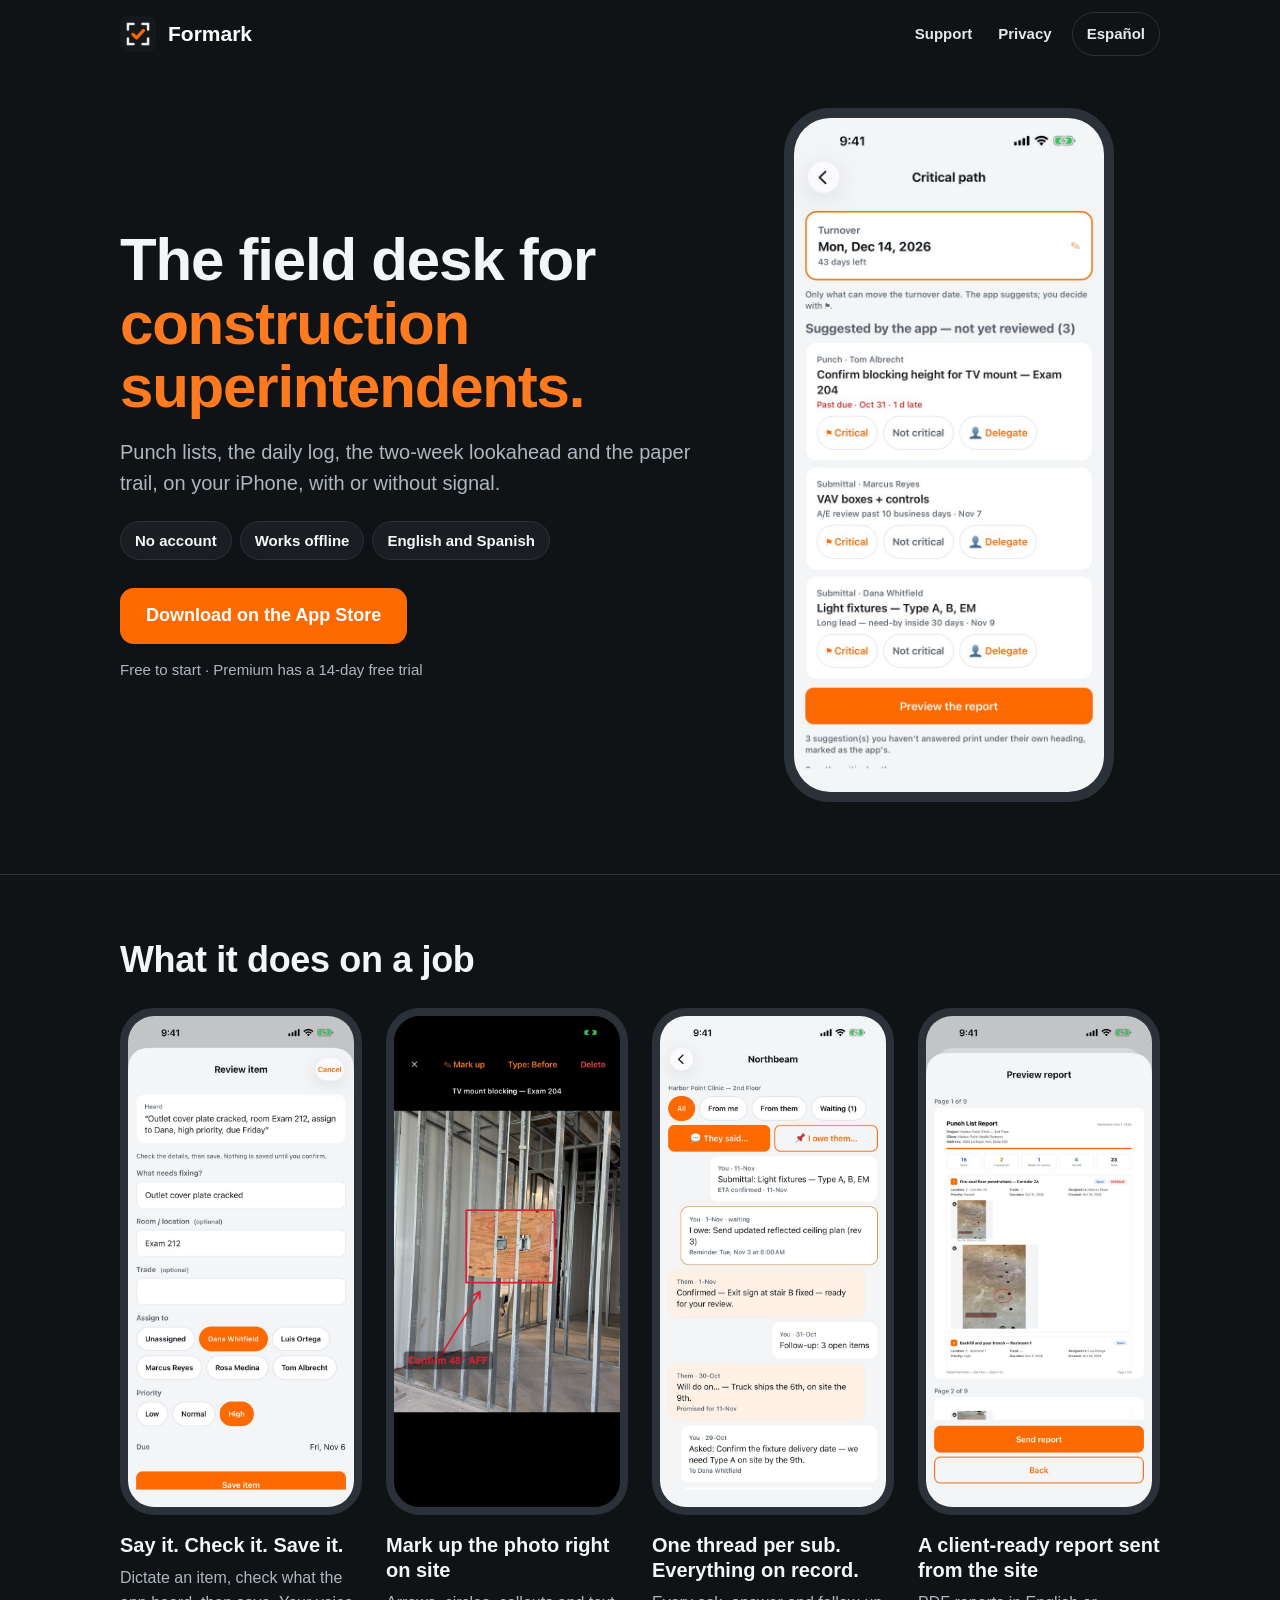
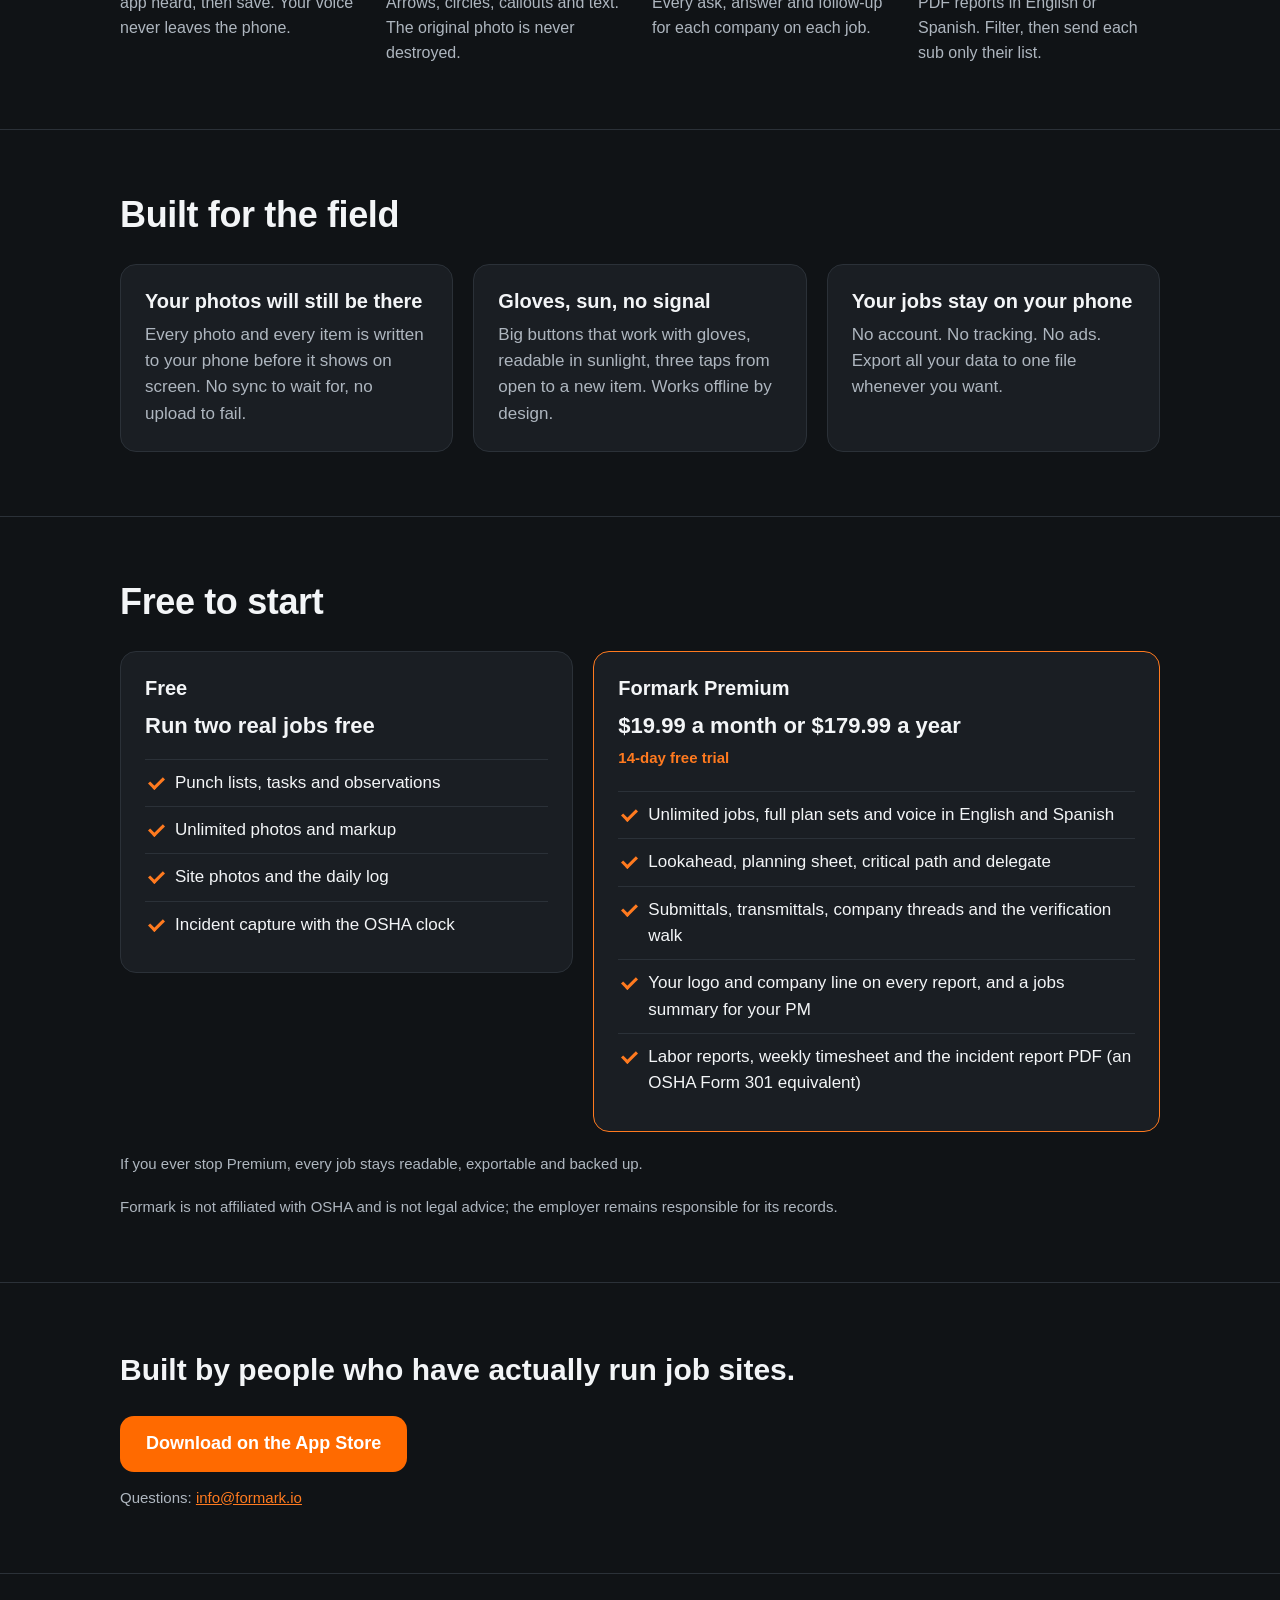
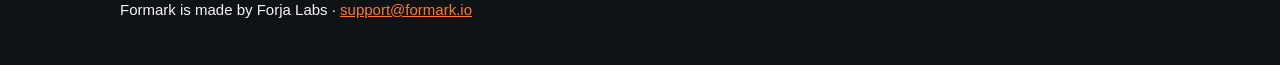
<file: index.html>
<!doctype html>
<html lang="en"><head><meta charset="utf-8"><meta name="viewport" content="width=device-width,initial-scale=1">
<title>Formark — field desk for construction superintendents</title><meta name="description" content="Punch lists, daily log, lookahead and the paper trail for construction superintendents. Works offline. English and Spanish.">
<link rel="icon" href="/icon.png"><link rel="canonical" href="https://formark.io/">
<link rel="alternate" hreflang="en" href="https://formark.io/"><link rel="alternate" hreflang="es" href="https://formark.io/es/">
<meta name="color-scheme" content="dark"><style>
:root{--bg:#101316;--surface:#1A1E23;--raised:#23282E;--text:#F3F5F7;--muted:#AEB6BF;--line:#2B3138;--brand:#FF7A1F;--brandfill:#FF6A00}
*{box-sizing:border-box}
html{-webkit-text-size-adjust:100%}
body{margin:0;background:var(--bg);color:var(--text);font:17px/1.55 -apple-system,BlinkMacSystemFont,"Segoe UI",Roboto,Helvetica,Arial,sans-serif}
a{color:var(--brand)}
.wrap{max-width:1080px;margin:0 auto;padding:0 20px}
header .wrap{display:flex;align-items:center;gap:12px;min-height:68px}
header img{width:36px;height:36px;border-radius:8px}
header .name{color:#fff;text-decoration:none;font-weight:800;font-size:21px}
nav{margin-left:auto;display:flex;gap:6px;flex-wrap:wrap;align-items:center}
nav a{font-weight:600;font-size:15px;color:#E6E9EC;text-decoration:none;padding:13px 10px}
nav a.lang{border:1px solid var(--line);border-radius:999px;padding:9px 14px;margin-left:4px}
h1{font-size:clamp(34px,6.2vw,60px);line-height:1.06;font-weight:800;letter-spacing:-.02em;margin:0 0 18px}
h1 span{color:var(--brand);display:block}
h2{font-size:clamp(26px,3.6vw,36px);line-height:1.15;font-weight:800;letter-spacing:-.01em;margin:0 0 28px}
h3{font-size:20px;line-height:1.25;font-weight:800;margin:0 0 8px}
p{margin:0}
.muted{color:var(--muted)}
.hero .wrap{display:grid;grid-template-columns:1.15fr .85fr;gap:48px;align-items:center;padding-top:40px;padding-bottom:72px}
.lead{font-size:20px;color:var(--muted);max-width:34em}
.chips{display:flex;flex-wrap:wrap;gap:8px;margin:22px 0 28px;padding:0;list-style:none}
.chips li{border:1px solid var(--line);background:var(--surface);border-radius:999px;padding:7px 14px;font-size:15px;font-weight:600}
.cta{display:inline-flex;align-items:center;justify-content:center;min-height:56px;padding:0 26px;border-radius:14px;background:var(--brandfill);color:#fff;font-weight:800;font-size:18px;text-decoration:none}
.cta.soon{background:var(--raised);color:var(--text);border:1px solid var(--line)}
.under{margin-top:14px;font-size:15px;color:var(--muted)}
.phone{border:10px solid #2B3138;border-radius:46px;overflow:hidden;background:#000;line-height:0}
.phone img{width:100%;height:auto;display:block}
.hero .phone{max-width:330px;margin:0 auto}
section{padding:64px 0;border-top:1px solid var(--line)}
.shots{display:grid;grid-template-columns:repeat(4,1fr);gap:24px}
.shot .phone{border-width:8px;border-radius:34px;margin-bottom:18px}
.shot p{font-size:16px;color:var(--muted)}
.cols{display:grid;grid-template-columns:repeat(3,1fr);gap:20px}
.card{background:var(--surface);border:1px solid var(--line);border-radius:16px;padding:24px}
.card p{color:var(--muted)}
.plans{display:grid;grid-template-columns:1fr 1.25fr;gap:20px;align-items:start}
.plan .price{font-size:22px;font-weight:800;margin:4px 0 2px;color:var(--text)}
.plan.premium{border-color:var(--brand)}
.plan .tag{display:inline-block;color:var(--brand);font-weight:700;font-size:15px;margin-bottom:6px}
.plan ul{margin:16px 0 0;padding:0;list-style:none}
.plan li{padding:10px 0 10px 30px;border-top:1px solid var(--line);position:relative}
.plan li:before{content:"";position:absolute;left:4px;top:17px;width:12px;height:6px;border-left:3px solid var(--brand);border-bottom:3px solid var(--brand);transform:rotate(-45deg)}
.note{margin-top:20px;color:var(--muted);font-size:15px}
.closing{font-size:clamp(22px,3vw,30px);font-weight:800;margin-bottom:22px}
footer{border-top:1px solid var(--line);padding:24px 0 44px;font-size:15px;color:var(--text)}
@media (max-width:860px){
 .hero .wrap{grid-template-columns:1fr;gap:36px;padding-top:20px;padding-bottom:52px}
 .hero .phone{max-width:270px}
 .shots{grid-template-columns:1fr 1fr;gap:28px 16px}
 .cols,.plans{grid-template-columns:1fr}
 section{padding:48px 0}
 .lead{font-size:18px}
 .cta{width:100%}
 header .wrap{gap:8px;padding:0 14px}
 header .name{font-size:19px}
 nav{gap:0}
 nav a{font-size:14px;padding:13px 7px}
 nav a.lang{padding:8px 11px;margin-left:2px}
}
</style></head>
<body>
<header><div class="wrap"><img src="/icon.png" alt=""><a class="name" href="/">Formark</a>
<nav><a href="/support/">Support</a><a href="/privacy/">Privacy</a><a class="lang" href="/es/" lang="es">Español</a></nav></div></header>
<main>
<div class="hero"><div class="wrap">
<div><h1>The field desk for <span>construction superintendents.</span></h1>
<p class="lead">Punch lists, the daily log, the two-week lookahead and the paper trail, on your iPhone, with or without signal.</p>
<ul class="chips"><li>No account</li><li>Works offline</li><li>English and Spanish</li></ul>
<a class="cta" href="https://apps.apple.com/app/formark-punch-list-daily-log/id6828216285">Download on the App Store</a>
<p class="under">Free to start · Premium has a 14-day free trial</p></div>
<div class="phone"><img src="/img/1-critical.jpg" width="660" height="1434" alt="Formark screen: Critical path"></div>
</div></div>
<section><div class="wrap"><h2>What it does on a job</h2><div class="shots"><div class="shot"><div class="phone"><img src="/img/2-voice-review.jpg" width="660" height="1434" loading="lazy" alt="Formark screen: Say it. Check it. Save it."></div><h3>Say it. Check it. Save it.</h3><p>Dictate an item, check what the app heard, then save. Your voice never leaves the phone.</p></div><div class="shot"><div class="phone"><img src="/img/3-photo.jpg" width="660" height="1434" loading="lazy" alt="Formark screen: Mark up the photo right on site"></div><h3>Mark up the photo right on site</h3><p>Arrows, circles, callouts and text. The original photo is never destroyed.</p></div><div class="shot"><div class="phone"><img src="/img/5-thread.jpg" width="660" height="1434" loading="lazy" alt="Formark screen: One thread per sub. Everything on record."></div><h3>One thread per sub. Everything on record.</h3><p>Every ask, answer and follow-up for each company on each job.</p></div><div class="shot"><div class="phone"><img src="/img/6-report.jpg" width="660" height="1434" loading="lazy" alt="Formark screen: A client-ready report sent from the site"></div><h3>A client-ready report sent from the site</h3><p>PDF reports in English or Spanish. Filter, then send each sub only their list.</p></div></div></div></section>
<section><div class="wrap"><h2>Built for the field</h2><div class="cols"><div class="card"><h3>Your photos will still be there</h3><p>Every photo and every item is written to your phone before it shows on screen. No sync to wait for, no upload to fail.</p></div><div class="card"><h3>Gloves, sun, no signal</h3><p>Big buttons that work with gloves, readable in sunlight, three taps from open to a new item. Works offline by design.</p></div><div class="card"><h3>Your jobs stay on your phone</h3><p>No account. No tracking. No ads. Export all your data to one file whenever you want.</p></div></div></div></section>
<section><div class="wrap"><h2>Free to start</h2><div class="plans">
<div class="card plan"><h3>Free</h3><p class="price">Run two real jobs free</p><ul><li>Punch lists, tasks and observations</li><li>Unlimited photos and markup</li><li>Site photos and the daily log</li><li>Incident capture with the OSHA clock</li></ul></div>
<div class="card plan premium"><h3>Formark Premium</h3><p class="price">$19.99 a month or $179.99 a year</p><span class="tag">14-day free trial</span><ul><li>Unlimited jobs, full plan sets and voice in English and Spanish</li><li>Lookahead, planning sheet, critical path and delegate</li><li>Submittals, transmittals, company threads and the verification walk</li><li>Your logo and company line on every report, and a jobs summary for your PM</li><li>Labor reports, weekly timesheet and the incident report PDF (an OSHA Form 301 equivalent)</li></ul></div>
</div><p class="note">If you ever stop Premium, every job stays readable, exportable and backed up.</p><p class="note">Formark is not affiliated with OSHA and is not legal advice; the employer remains responsible for its records.</p></div></section>
<section><div class="wrap"><p class="closing">Built by people who have actually run job sites.</p><a class="cta" href="https://apps.apple.com/app/formark-punch-list-daily-log/id6828216285">Download on the App Store</a>
<p class="under">Questions: <a href="mailto:info@formark.io">info@formark.io</a></p></div></section>
</main>
<footer><div class="wrap">Formark is made by Forja Labs · <a href="mailto:support@formark.io">support@formark.io</a></div></footer>
</body></html>
</file>
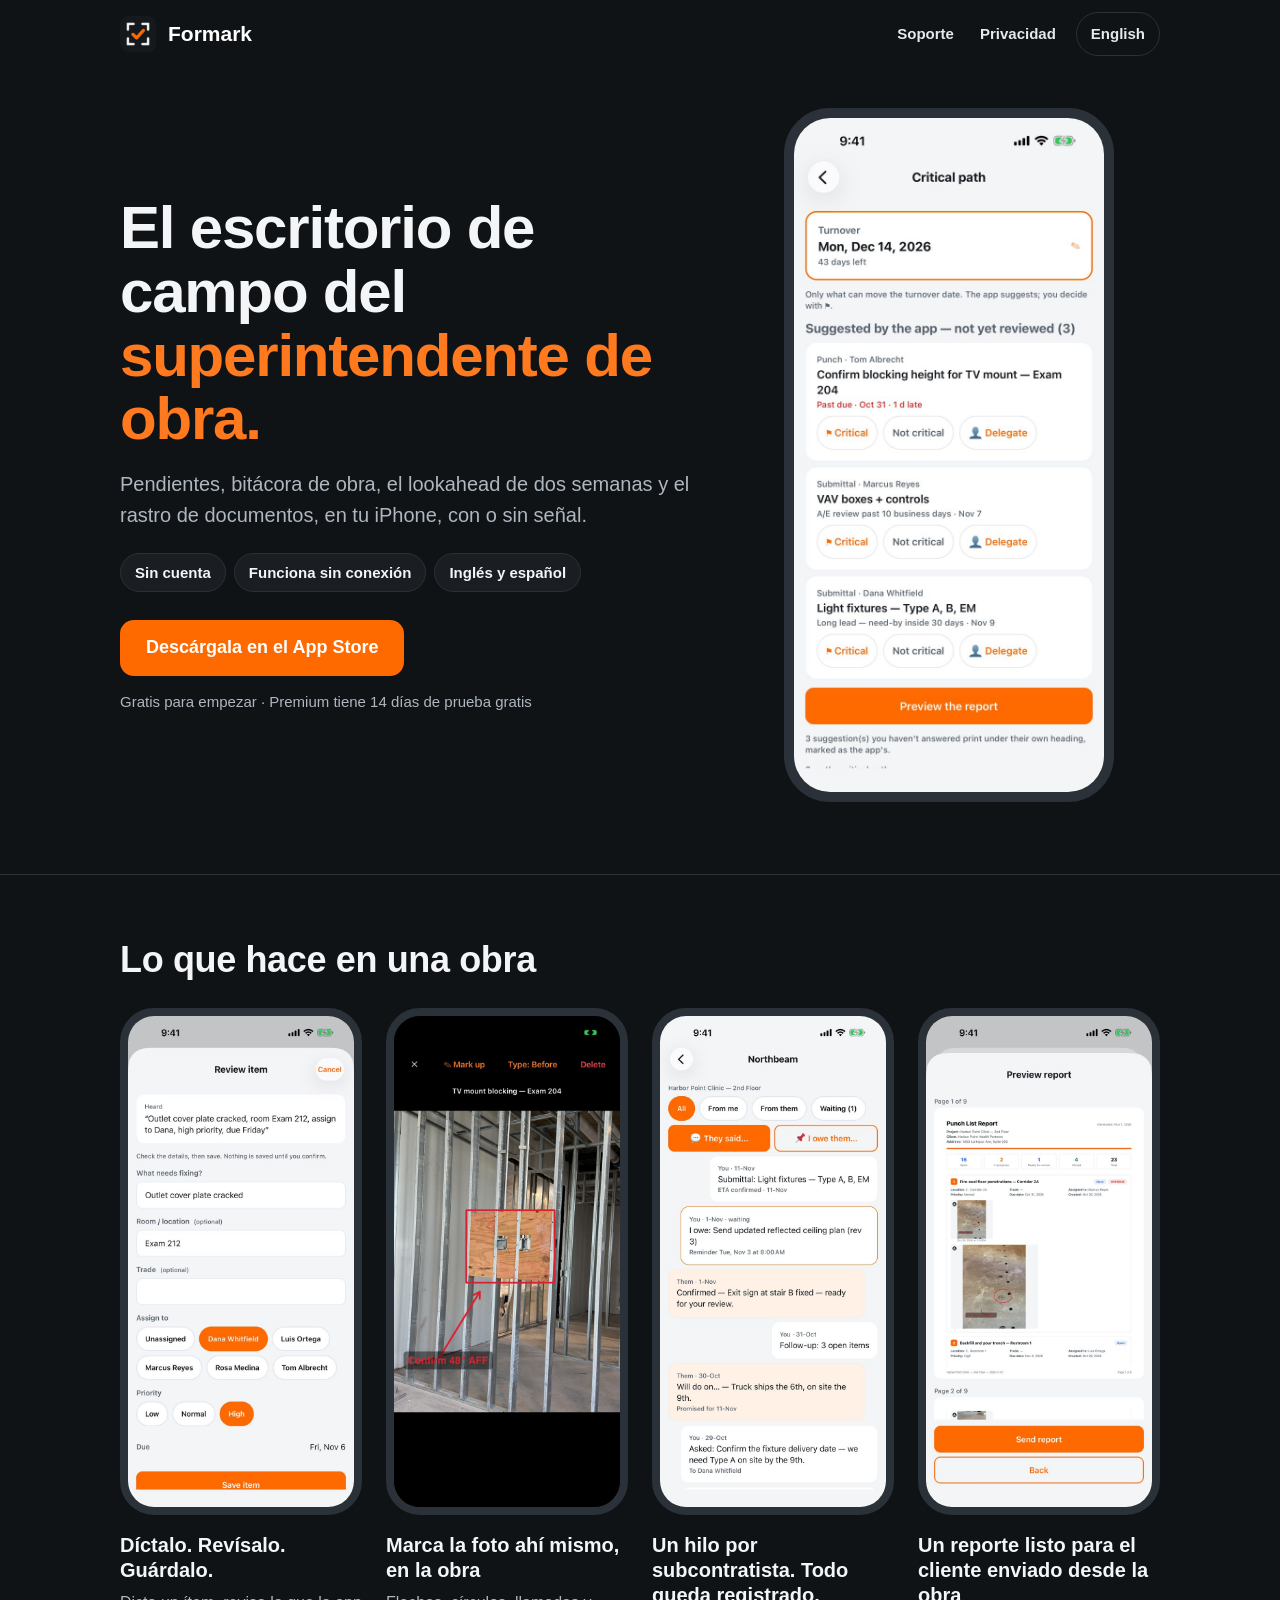
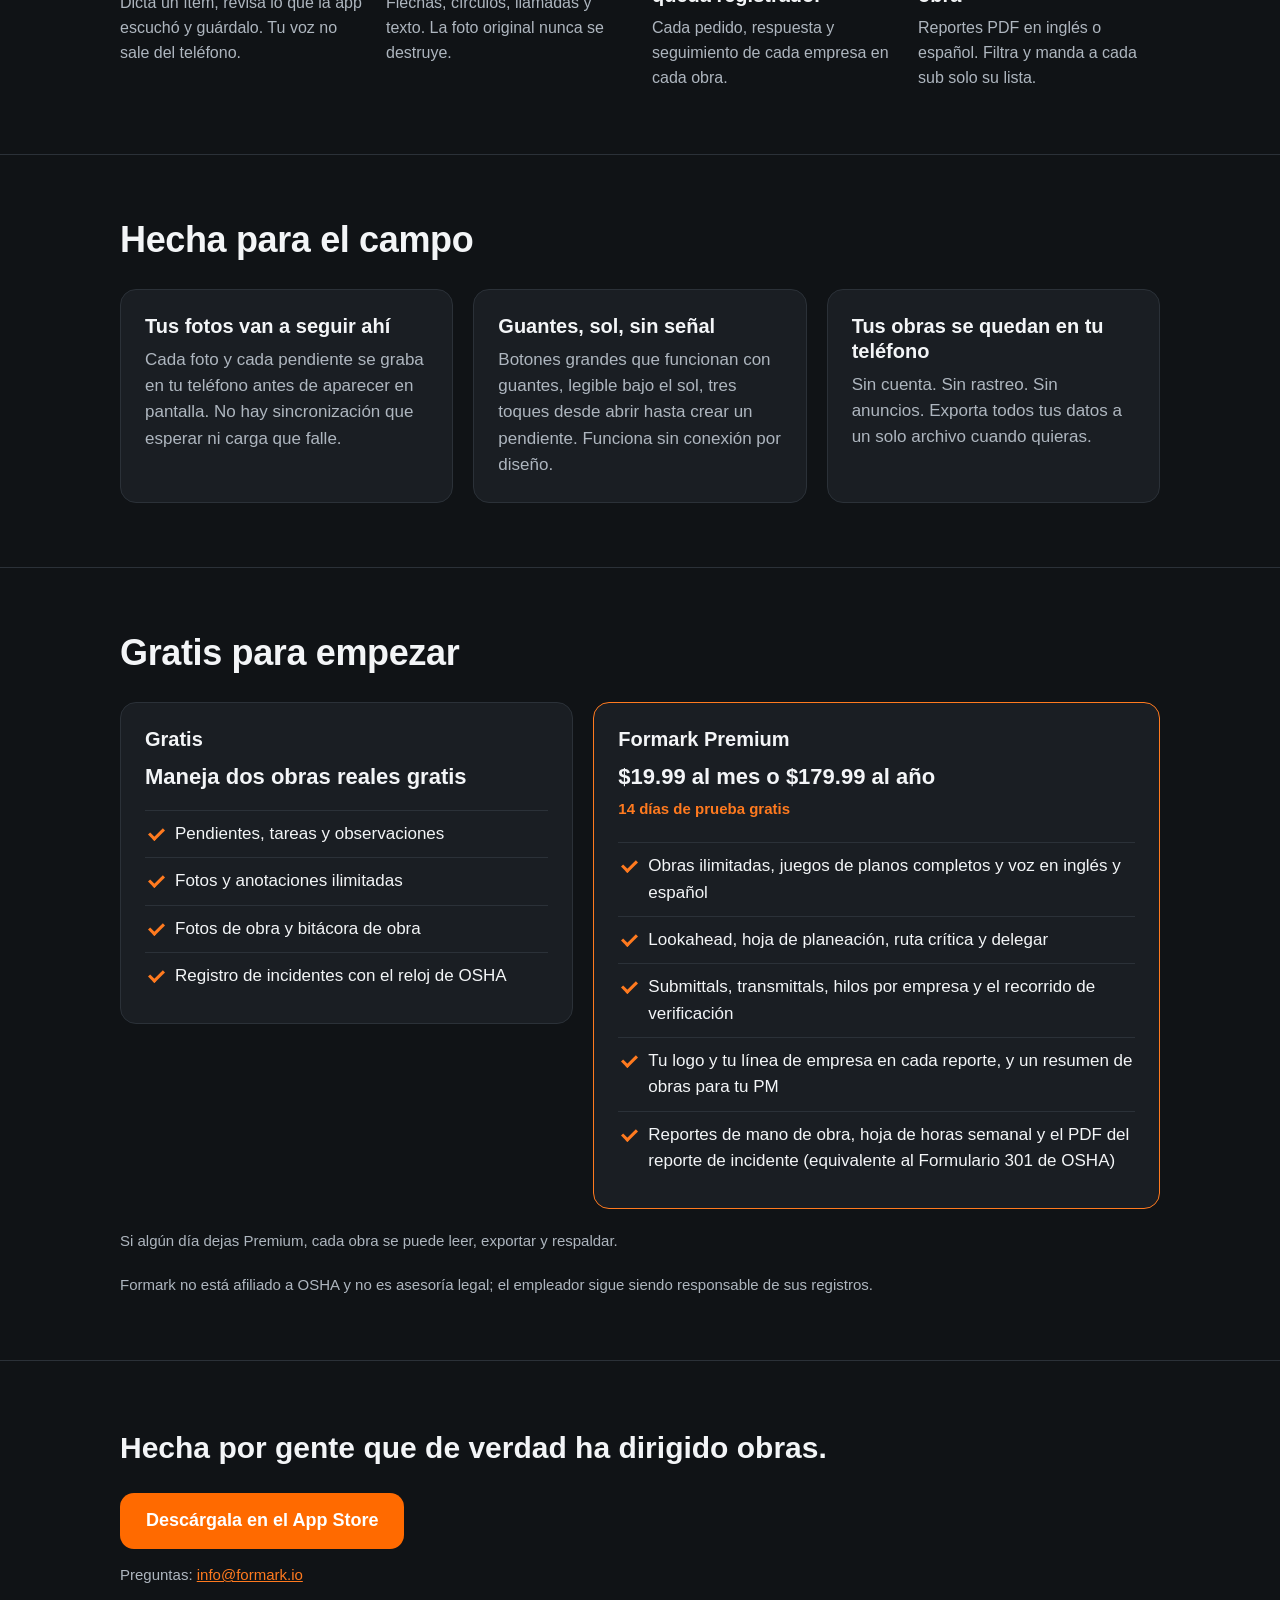
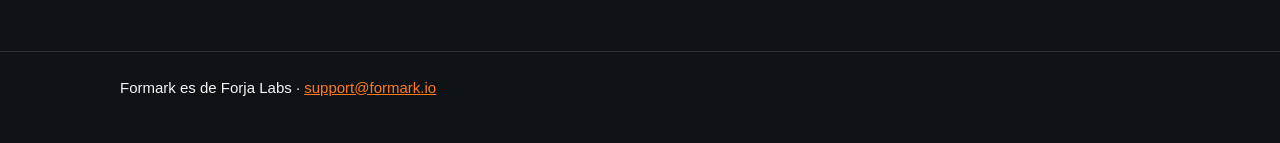
<file: es/index.html>
<!doctype html>
<html lang="es"><head><meta charset="utf-8"><meta name="viewport" content="width=device-width,initial-scale=1">
<title>Formark — el escritorio de campo del superintendente de obra</title><meta name="description" content="Pendientes, bitácora de obra, lookahead y el rastro de documentos para superintendentes de obra. Funciona sin conexión. Inglés y español.">
<link rel="icon" href="/icon.png"><link rel="canonical" href="https://formark.io/es/">
<link rel="alternate" hreflang="en" href="https://formark.io/"><link rel="alternate" hreflang="es" href="https://formark.io/es/">
<meta name="color-scheme" content="dark"><style>
:root{--bg:#101316;--surface:#1A1E23;--raised:#23282E;--text:#F3F5F7;--muted:#AEB6BF;--line:#2B3138;--brand:#FF7A1F;--brandfill:#FF6A00}
*{box-sizing:border-box}
html{-webkit-text-size-adjust:100%}
body{margin:0;background:var(--bg);color:var(--text);font:17px/1.55 -apple-system,BlinkMacSystemFont,"Segoe UI",Roboto,Helvetica,Arial,sans-serif}
a{color:var(--brand)}
.wrap{max-width:1080px;margin:0 auto;padding:0 20px}
header .wrap{display:flex;align-items:center;gap:12px;min-height:68px}
header img{width:36px;height:36px;border-radius:8px}
header .name{color:#fff;text-decoration:none;font-weight:800;font-size:21px}
nav{margin-left:auto;display:flex;gap:6px;flex-wrap:wrap;align-items:center}
nav a{font-weight:600;font-size:15px;color:#E6E9EC;text-decoration:none;padding:13px 10px}
nav a.lang{border:1px solid var(--line);border-radius:999px;padding:9px 14px;margin-left:4px}
h1{font-size:clamp(34px,6.2vw,60px);line-height:1.06;font-weight:800;letter-spacing:-.02em;margin:0 0 18px}
h1 span{color:var(--brand);display:block}
h2{font-size:clamp(26px,3.6vw,36px);line-height:1.15;font-weight:800;letter-spacing:-.01em;margin:0 0 28px}
h3{font-size:20px;line-height:1.25;font-weight:800;margin:0 0 8px}
p{margin:0}
.muted{color:var(--muted)}
.hero .wrap{display:grid;grid-template-columns:1.15fr .85fr;gap:48px;align-items:center;padding-top:40px;padding-bottom:72px}
.lead{font-size:20px;color:var(--muted);max-width:34em}
.chips{display:flex;flex-wrap:wrap;gap:8px;margin:22px 0 28px;padding:0;list-style:none}
.chips li{border:1px solid var(--line);background:var(--surface);border-radius:999px;padding:7px 14px;font-size:15px;font-weight:600}
.cta{display:inline-flex;align-items:center;justify-content:center;min-height:56px;padding:0 26px;border-radius:14px;background:var(--brandfill);color:#fff;font-weight:800;font-size:18px;text-decoration:none}
.cta.soon{background:var(--raised);color:var(--text);border:1px solid var(--line)}
.under{margin-top:14px;font-size:15px;color:var(--muted)}
.phone{border:10px solid #2B3138;border-radius:46px;overflow:hidden;background:#000;line-height:0}
.phone img{width:100%;height:auto;display:block}
.hero .phone{max-width:330px;margin:0 auto}
section{padding:64px 0;border-top:1px solid var(--line)}
.shots{display:grid;grid-template-columns:repeat(4,1fr);gap:24px}
.shot .phone{border-width:8px;border-radius:34px;margin-bottom:18px}
.shot p{font-size:16px;color:var(--muted)}
.cols{display:grid;grid-template-columns:repeat(3,1fr);gap:20px}
.card{background:var(--surface);border:1px solid var(--line);border-radius:16px;padding:24px}
.card p{color:var(--muted)}
.plans{display:grid;grid-template-columns:1fr 1.25fr;gap:20px;align-items:start}
.plan .price{font-size:22px;font-weight:800;margin:4px 0 2px;color:var(--text)}
.plan.premium{border-color:var(--brand)}
.plan .tag{display:inline-block;color:var(--brand);font-weight:700;font-size:15px;margin-bottom:6px}
.plan ul{margin:16px 0 0;padding:0;list-style:none}
.plan li{padding:10px 0 10px 30px;border-top:1px solid var(--line);position:relative}
.plan li:before{content:"";position:absolute;left:4px;top:17px;width:12px;height:6px;border-left:3px solid var(--brand);border-bottom:3px solid var(--brand);transform:rotate(-45deg)}
.note{margin-top:20px;color:var(--muted);font-size:15px}
.closing{font-size:clamp(22px,3vw,30px);font-weight:800;margin-bottom:22px}
footer{border-top:1px solid var(--line);padding:24px 0 44px;font-size:15px;color:var(--text)}
@media (max-width:860px){
 .hero .wrap{grid-template-columns:1fr;gap:36px;padding-top:20px;padding-bottom:52px}
 .hero .phone{max-width:270px}
 .shots{grid-template-columns:1fr 1fr;gap:28px 16px}
 .cols,.plans{grid-template-columns:1fr}
 section{padding:48px 0}
 .lead{font-size:18px}
 .cta{width:100%}
 header .wrap{gap:8px;padding:0 14px}
 header .name{font-size:19px}
 nav{gap:0}
 nav a{font-size:14px;padding:13px 7px}
 nav a.lang{padding:8px 11px;margin-left:2px}
}
</style></head>
<body>
<header><div class="wrap"><img src="/icon.png" alt=""><a class="name" href="/es/">Formark</a>
<nav><a href="/support/">Soporte</a><a href="/privacy/">Privacidad</a><a class="lang" href="/" lang="en">English</a></nav></div></header>
<main>
<div class="hero"><div class="wrap">
<div><h1>El escritorio de campo del <span>superintendente de obra.</span></h1>
<p class="lead">Pendientes, bitácora de obra, el lookahead de dos semanas y el rastro de documentos, en tu iPhone, con o sin señal.</p>
<ul class="chips"><li>Sin cuenta</li><li>Funciona sin conexión</li><li>Inglés y español</li></ul>
<a class="cta" href="https://apps.apple.com/app/formark-punch-list-daily-log/id6828216285">Descárgala en el App Store</a>
<p class="under">Gratis para empezar · Premium tiene 14 días de prueba gratis</p></div>
<div class="phone"><img src="/img/1-critical.jpg" width="660" height="1434" alt="Pantalla de Formark: Critical path"></div>
</div></div>
<section><div class="wrap"><h2>Lo que hace en una obra</h2><div class="shots"><div class="shot"><div class="phone"><img src="/img/2-voice-review.jpg" width="660" height="1434" loading="lazy" alt="Pantalla de Formark: Díctalo. Revísalo. Guárdalo."></div><h3>Díctalo. Revísalo. Guárdalo.</h3><p>Dicta un ítem, revisa lo que la app escuchó y guárdalo. Tu voz no sale del teléfono.</p></div><div class="shot"><div class="phone"><img src="/img/3-photo.jpg" width="660" height="1434" loading="lazy" alt="Pantalla de Formark: Marca la foto ahí mismo, en la obra"></div><h3>Marca la foto ahí mismo, en la obra</h3><p>Flechas, círculos, llamadas y texto. La foto original nunca se destruye.</p></div><div class="shot"><div class="phone"><img src="/img/5-thread.jpg" width="660" height="1434" loading="lazy" alt="Pantalla de Formark: Un hilo por subcontratista. Todo queda registrado."></div><h3>Un hilo por subcontratista. Todo queda registrado.</h3><p>Cada pedido, respuesta y seguimiento de cada empresa en cada obra.</p></div><div class="shot"><div class="phone"><img src="/img/6-report.jpg" width="660" height="1434" loading="lazy" alt="Pantalla de Formark: Un reporte listo para el cliente enviado desde la obra"></div><h3>Un reporte listo para el cliente enviado desde la obra</h3><p>Reportes PDF en inglés o español. Filtra y manda a cada sub solo su lista.</p></div></div></div></section>
<section><div class="wrap"><h2>Hecha para el campo</h2><div class="cols"><div class="card"><h3>Tus fotos van a seguir ahí</h3><p>Cada foto y cada pendiente se graba en tu teléfono antes de aparecer en pantalla. No hay sincronización que esperar ni carga que falle.</p></div><div class="card"><h3>Guantes, sol, sin señal</h3><p>Botones grandes que funcionan con guantes, legible bajo el sol, tres toques desde abrir hasta crear un pendiente. Funciona sin conexión por diseño.</p></div><div class="card"><h3>Tus obras se quedan en tu teléfono</h3><p>Sin cuenta. Sin rastreo. Sin anuncios. Exporta todos tus datos a un solo archivo cuando quieras.</p></div></div></div></section>
<section><div class="wrap"><h2>Gratis para empezar</h2><div class="plans">
<div class="card plan"><h3>Gratis</h3><p class="price">Maneja dos obras reales gratis</p><ul><li>Pendientes, tareas y observaciones</li><li>Fotos y anotaciones ilimitadas</li><li>Fotos de obra y bitácora de obra</li><li>Registro de incidentes con el reloj de OSHA</li></ul></div>
<div class="card plan premium"><h3>Formark Premium</h3><p class="price">$19.99 al mes o $179.99 al año</p><span class="tag">14 días de prueba gratis</span><ul><li>Obras ilimitadas, juegos de planos completos y voz en inglés y español</li><li>Lookahead, hoja de planeación, ruta crítica y delegar</li><li>Submittals, transmittals, hilos por empresa y el recorrido de verificación</li><li>Tu logo y tu línea de empresa en cada reporte, y un resumen de obras para tu PM</li><li>Reportes de mano de obra, hoja de horas semanal y el PDF del reporte de incidente (equivalente al Formulario 301 de OSHA)</li></ul></div>
</div><p class="note">Si algún día dejas Premium, cada obra se puede leer, exportar y respaldar.</p><p class="note">Formark no está afiliado a OSHA y no es asesoría legal; el empleador sigue siendo responsable de sus registros.</p></div></section>
<section><div class="wrap"><p class="closing">Hecha por gente que de verdad ha dirigido obras.</p><a class="cta" href="https://apps.apple.com/app/formark-punch-list-daily-log/id6828216285">Descárgala en el App Store</a>
<p class="under">Preguntas: <a href="mailto:info@formark.io">info@formark.io</a></p></div></section>
</main>
<footer><div class="wrap">Formark es de Forja Labs · <a href="mailto:support@formark.io">support@formark.io</a></div></footer>
</body></html>
</file>
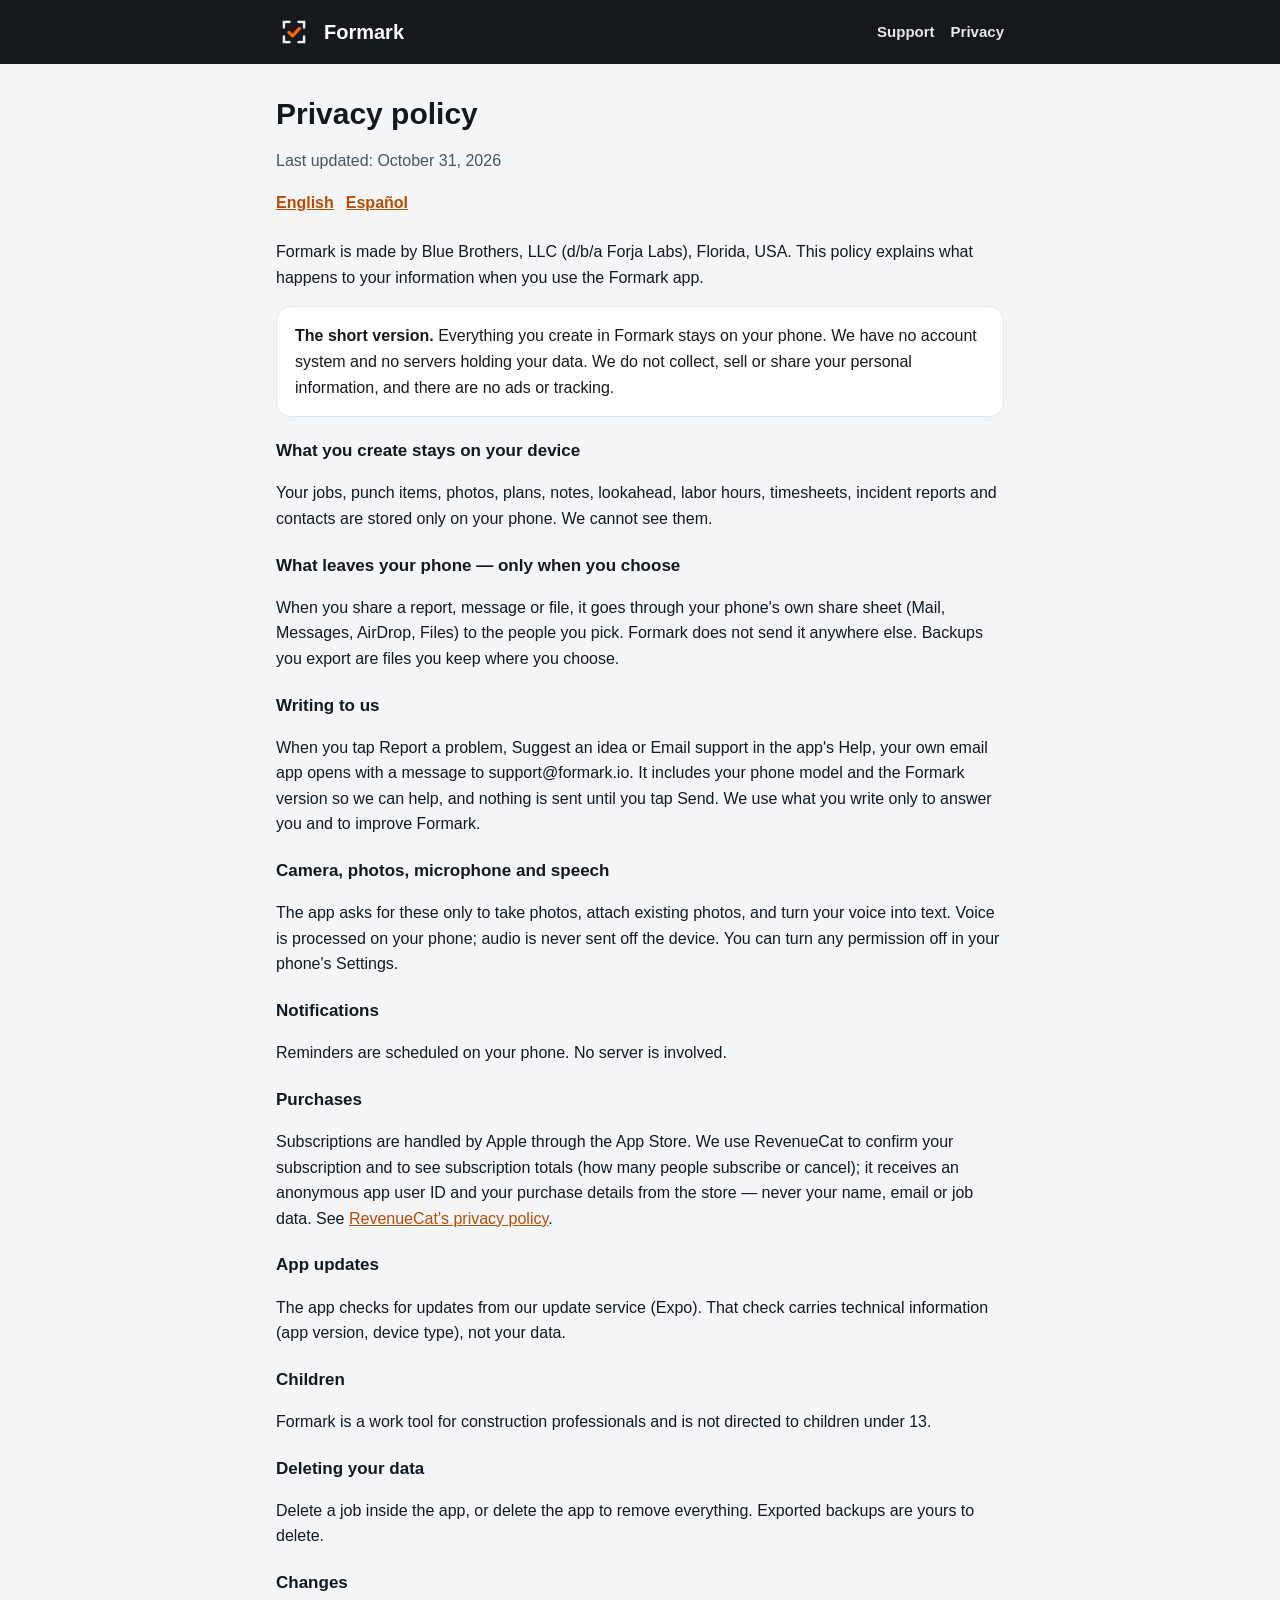
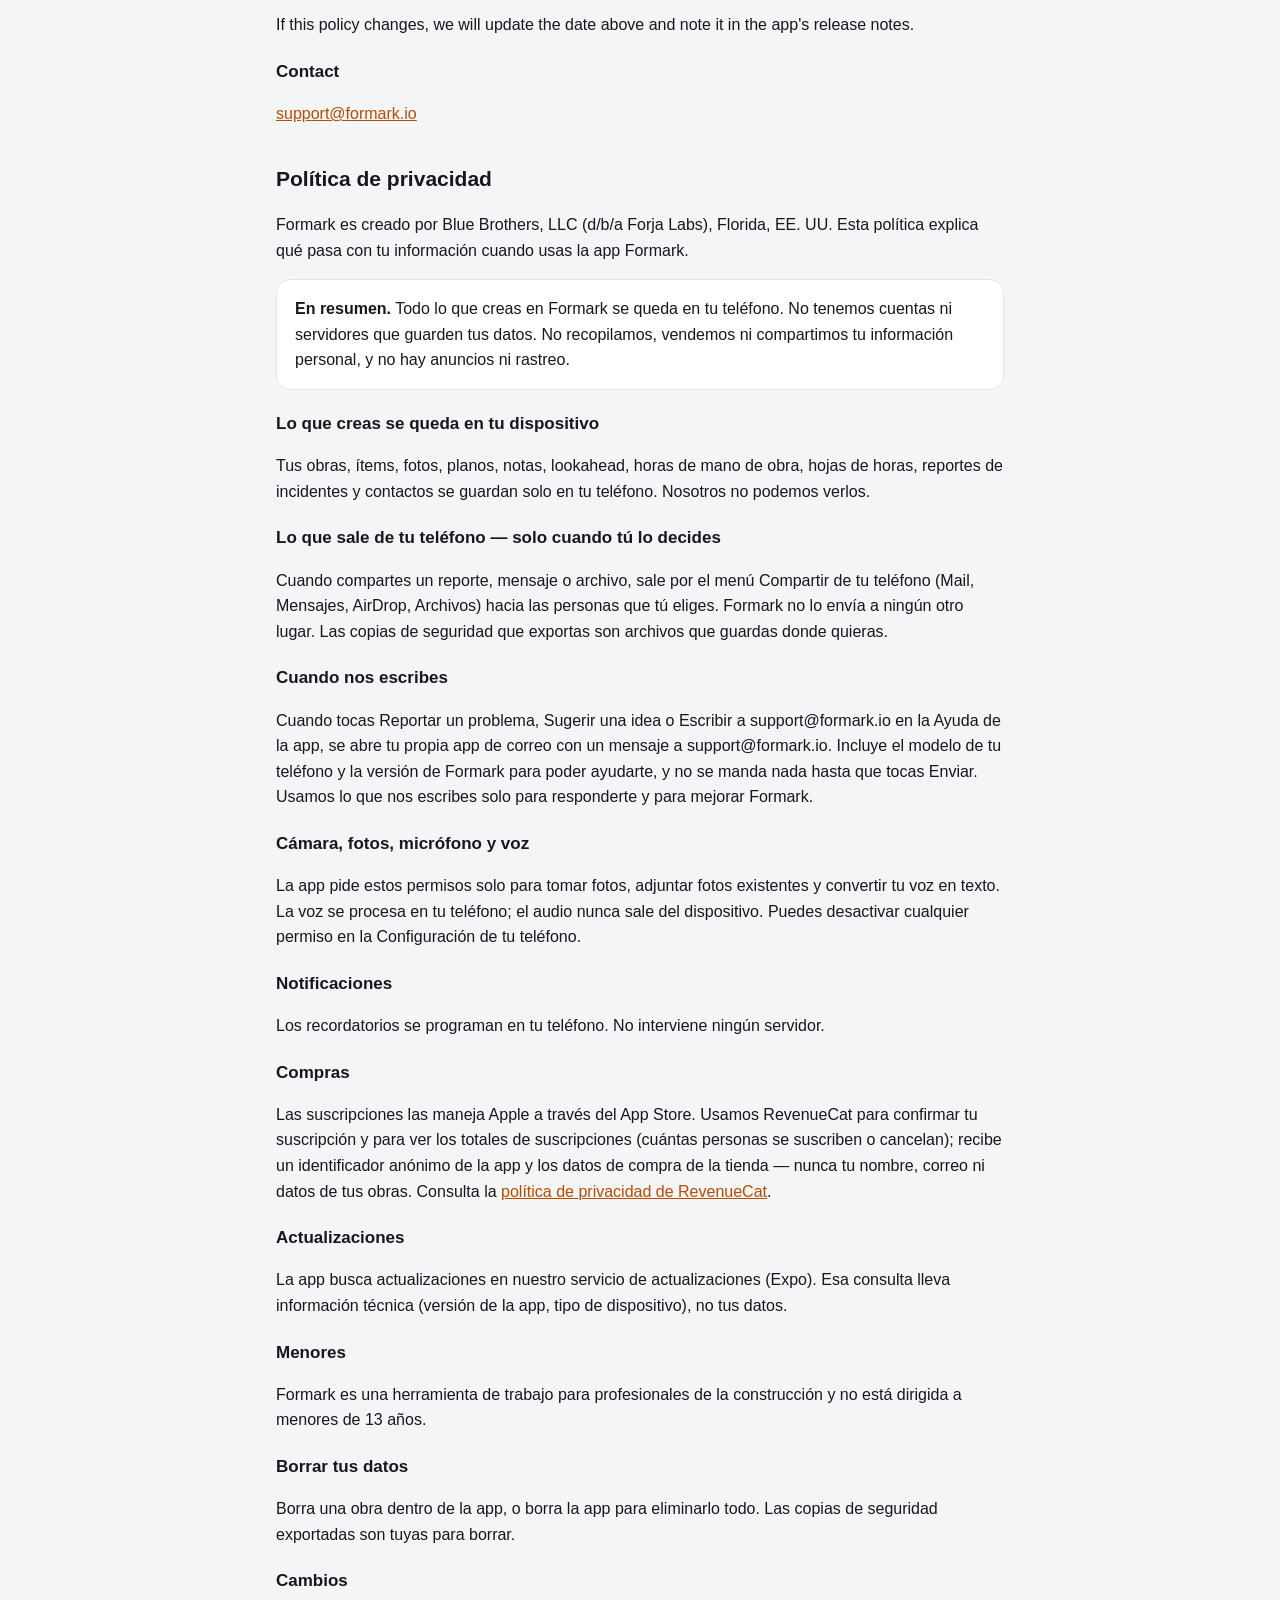
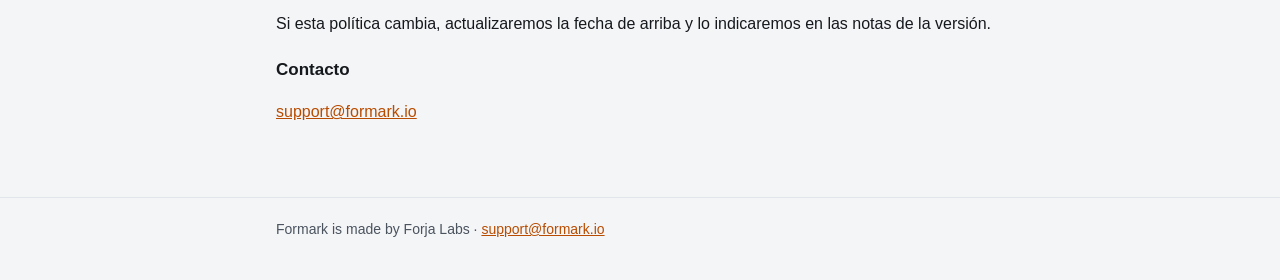
<file: privacy/index.html>
<!doctype html><html lang="en"><head><meta charset="utf-8"><meta name="viewport" content="width=device-width,initial-scale=1"><link rel="stylesheet" href="/style.css"><link rel="icon" href="/icon.png"><title>Formark — Privacy policy</title></head><body><header><div class="wrap"><img src="/icon.png" alt=""><a href="/">Formark</a><nav><a href="/support/">Support</a><a href="/privacy/">Privacy</a></nav></div></header><main><div class="wrap">
<h1>Privacy policy</h1>
<p class="muted">Last updated: October 31, 2026</p>
<div class="lang"><a href="#en">English</a><a href="#es">Español</a></div>
<section id="en">
<p>Formark is made by Blue Brothers, LLC (d/b/a Forja Labs), Florida, USA. This policy explains what happens to your information when you use the Formark app.</p>
<div class="card"><strong>The short version.</strong> Everything you create in Formark stays on your phone. We have no account system and no servers holding your data. We do not collect, sell or share your personal information, and there are no ads or tracking.</div>
<h3>What you create stays on your device</h3><p>Your jobs, punch items, photos, plans, notes, lookahead, labor hours, timesheets, incident reports and contacts are stored only on your phone. We cannot see them.</p>
<h3>What leaves your phone — only when you choose</h3><p>When you share a report, message or file, it goes through your phone's own share sheet (Mail, Messages, AirDrop, Files) to the people you pick. Formark does not send it anywhere else. Backups you export are files you keep where you choose.</p>
<h3>Writing to us</h3><p>When you tap Report a problem, Suggest an idea or Email support in the app's Help, your own email app opens with a message to support@formark.io. It includes your phone model and the Formark version so we can help, and nothing is sent until you tap Send. We use what you write only to answer you and to improve Formark.</p>
<h3>Camera, photos, microphone and speech</h3><p>The app asks for these only to take photos, attach existing photos, and turn your voice into text. Voice is processed on your phone; audio is never sent off the device. You can turn any permission off in your phone's Settings.</p>
<h3>Notifications</h3><p>Reminders are scheduled on your phone. No server is involved.</p>
<h3>Purchases</h3><p>Subscriptions are handled by Apple through the App Store. We use RevenueCat to confirm your subscription and to see subscription totals (how many people subscribe or cancel); it receives an anonymous app user ID and your purchase details from the store — never your name, email or job data. See <a href="https://www.revenuecat.com/privacy">RevenueCat's privacy policy</a>.</p>
<h3>App updates</h3><p>The app checks for updates from our update service (Expo). That check carries technical information (app version, device type), not your data.</p>
<h3>Children</h3><p>Formark is a work tool for construction professionals and is not directed to children under 13.</p>
<h3>Deleting your data</h3><p>Delete a job inside the app, or delete the app to remove everything. Exported backups are yours to delete.</p>
<h3>Changes</h3><p>If this policy changes, we will update the date above and note it in the app's release notes.</p>
<h3>Contact</h3><p><a href="mailto:support@formark.io">support@formark.io</a></p>
</section>
<section id="es" lang="es">
<h2>Política de privacidad</h2>
<p>Formark es creado por Blue Brothers, LLC (d/b/a Forja Labs), Florida, EE. UU. Esta política explica qué pasa con tu información cuando usas la app Formark.</p>
<div class="card"><strong>En resumen.</strong> Todo lo que creas en Formark se queda en tu teléfono. No tenemos cuentas ni servidores que guarden tus datos. No recopilamos, vendemos ni compartimos tu información personal, y no hay anuncios ni rastreo.</div>
<h3>Lo que creas se queda en tu dispositivo</h3><p>Tus obras, ítems, fotos, planos, notas, lookahead, horas de mano de obra, hojas de horas, reportes de incidentes y contactos se guardan solo en tu teléfono. Nosotros no podemos verlos.</p>
<h3>Lo que sale de tu teléfono — solo cuando tú lo decides</h3><p>Cuando compartes un reporte, mensaje o archivo, sale por el menú Compartir de tu teléfono (Mail, Mensajes, AirDrop, Archivos) hacia las personas que tú eliges. Formark no lo envía a ningún otro lugar. Las copias de seguridad que exportas son archivos que guardas donde quieras.</p>
<h3>Cuando nos escribes</h3><p>Cuando tocas Reportar un problema, Sugerir una idea o Escribir a support@formark.io en la Ayuda de la app, se abre tu propia app de correo con un mensaje a support@formark.io. Incluye el modelo de tu teléfono y la versión de Formark para poder ayudarte, y no se manda nada hasta que tocas Enviar. Usamos lo que nos escribes solo para responderte y para mejorar Formark.</p>
<h3>Cámara, fotos, micrófono y voz</h3><p>La app pide estos permisos solo para tomar fotos, adjuntar fotos existentes y convertir tu voz en texto. La voz se procesa en tu teléfono; el audio nunca sale del dispositivo. Puedes desactivar cualquier permiso en la Configuración de tu teléfono.</p>
<h3>Notificaciones</h3><p>Los recordatorios se programan en tu teléfono. No interviene ningún servidor.</p>
<h3>Compras</h3><p>Las suscripciones las maneja Apple a través del App Store. Usamos RevenueCat para confirmar tu suscripción y para ver los totales de suscripciones (cuántas personas se suscriben o cancelan); recibe un identificador anónimo de la app y los datos de compra de la tienda — nunca tu nombre, correo ni datos de tus obras. Consulta la <a href="https://www.revenuecat.com/privacy">política de privacidad de RevenueCat</a>.</p>
<h3>Actualizaciones</h3><p>La app busca actualizaciones en nuestro servicio de actualizaciones (Expo). Esa consulta lleva información técnica (versión de la app, tipo de dispositivo), no tus datos.</p>
<h3>Menores</h3><p>Formark es una herramienta de trabajo para profesionales de la construcción y no está dirigida a menores de 13 años.</p>
<h3>Borrar tus datos</h3><p>Borra una obra dentro de la app, o borra la app para eliminarlo todo. Las copias de seguridad exportadas son tuyas para borrar.</p>
<h3>Cambios</h3><p>Si esta política cambia, actualizaremos la fecha de arriba y lo indicaremos en las notas de la versión.</p>
<h3>Contacto</h3><p><a href="mailto:support@formark.io">support@formark.io</a></p>
</section>
</div></main><footer><div class="wrap">Formark is made by Forja Labs · <a href="mailto:support@formark.io">support@formark.io</a></div></footer></body></html>
</file>
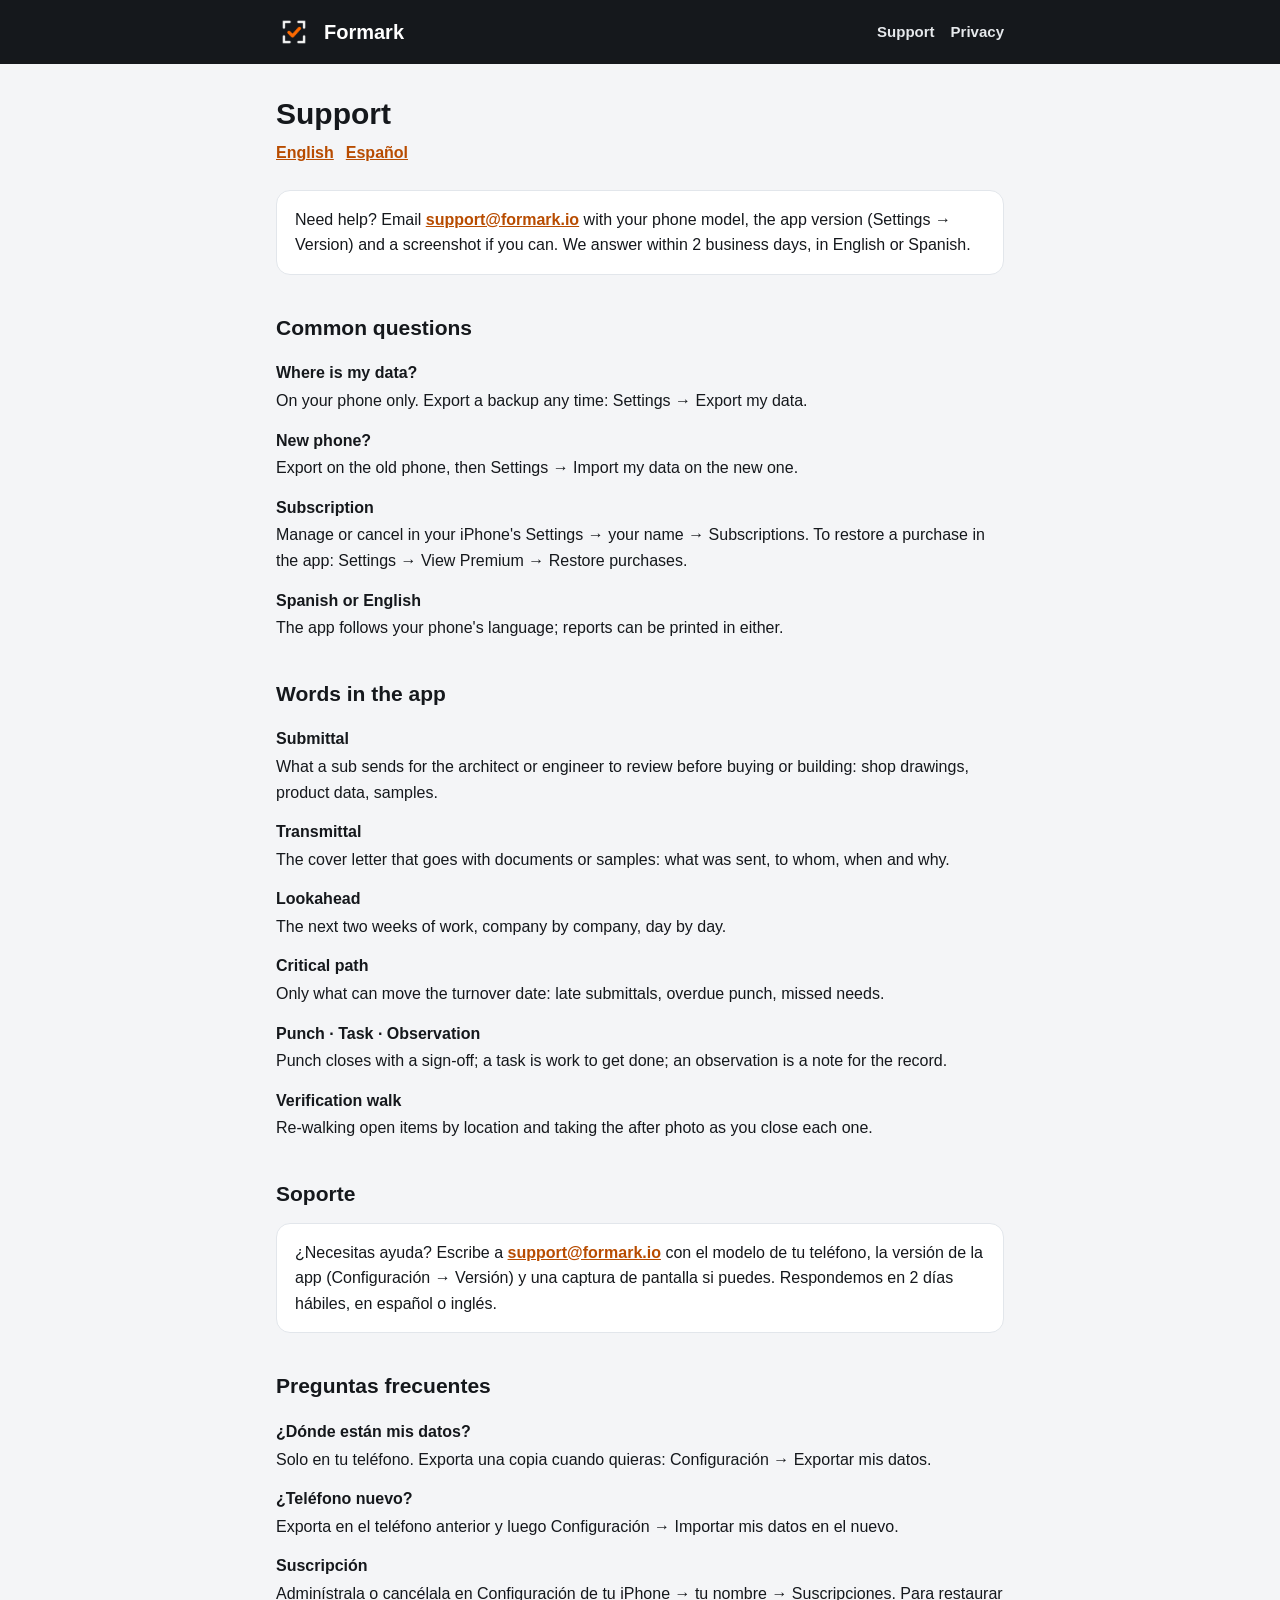
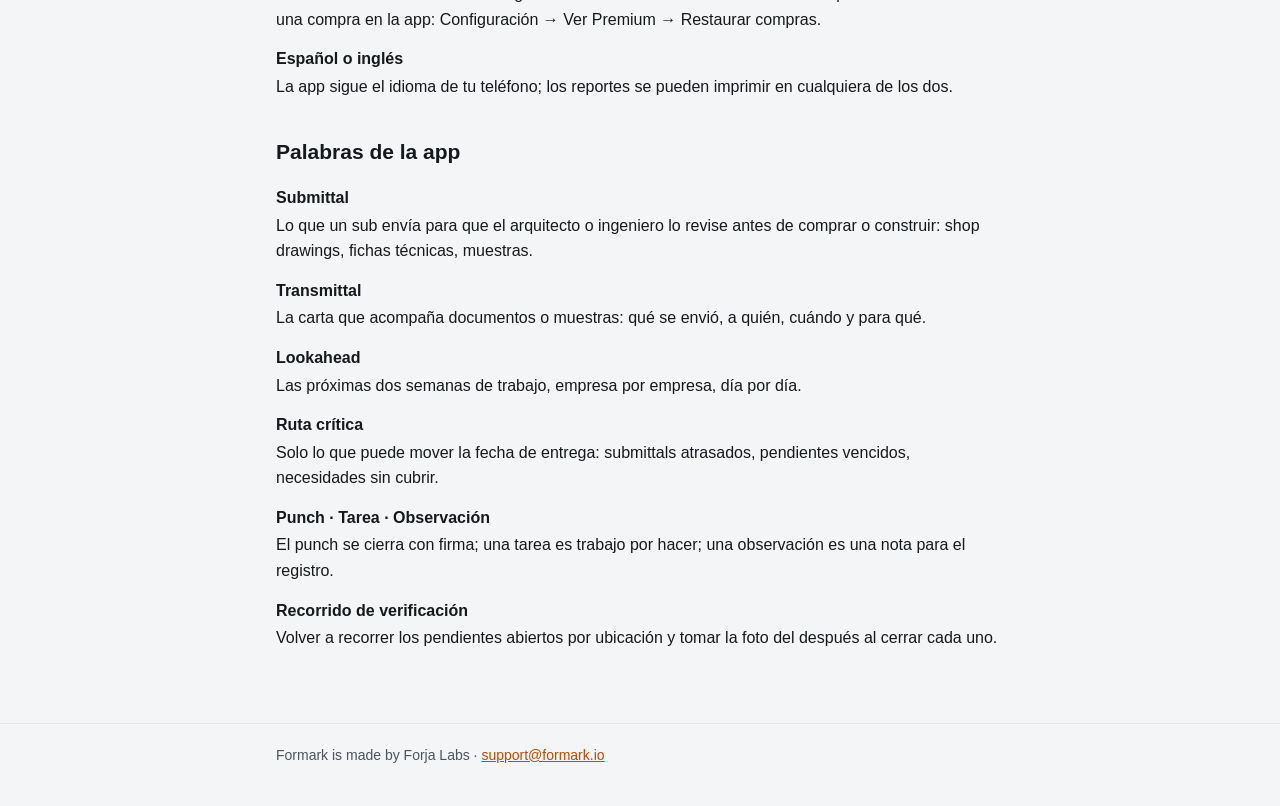
<file: support/index.html>
<!doctype html><html lang="en"><head><meta charset="utf-8"><meta name="viewport" content="width=device-width,initial-scale=1"><link rel="stylesheet" href="/style.css"><link rel="icon" href="/icon.png"><title>Formark — Support</title></head><body><header><div class="wrap"><img src="/icon.png" alt=""><a href="/">Formark</a><nav><a href="/support/">Support</a><a href="/privacy/">Privacy</a></nav></div></header><main><div class="wrap">
<h1>Support</h1>
<div class="lang"><a href="#en">English</a><a href="#es">Español</a></div>
<section id="en">
<div class="card">Need help? Email <a href="mailto:support@formark.io"><strong>support@formark.io</strong></a> with your phone model, the app version (Settings → Version) and a screenshot if you can. We answer within 2 business days, in English or Spanish.</div>
<h2>Common questions</h2>
<dl>
<dt>Where is my data?</dt><dd>On your phone only. Export a backup any time: Settings → Export my data.</dd>
<dt>New phone?</dt><dd>Export on the old phone, then Settings → Import my data on the new one.</dd>
<dt>Subscription</dt><dd>Manage or cancel in your iPhone's Settings → your name → Subscriptions. To restore a purchase in the app: Settings → View Premium → Restore purchases.</dd>
<dt>Spanish or English</dt><dd>The app follows your phone's language; reports can be printed in either.</dd>
</dl>
<h2>Words in the app</h2>
<dl>
<dt>Submittal</dt><dd>What a sub sends for the architect or engineer to review before buying or building: shop drawings, product data, samples.</dd>
<dt>Transmittal</dt><dd>The cover letter that goes with documents or samples: what was sent, to whom, when and why.</dd>
<dt>Lookahead</dt><dd>The next two weeks of work, company by company, day by day.</dd>
<dt>Critical path</dt><dd>Only what can move the turnover date: late submittals, overdue punch, missed needs.</dd>
<dt>Punch · Task · Observation</dt><dd>Punch closes with a sign-off; a task is work to get done; an observation is a note for the record.</dd>
<dt>Verification walk</dt><dd>Re-walking open items by location and taking the after photo as you close each one.</dd>
</dl>
</section>
<section id="es" lang="es">
<h2>Soporte</h2>
<div class="card">¿Necesitas ayuda? Escribe a <a href="mailto:support@formark.io"><strong>support@formark.io</strong></a> con el modelo de tu teléfono, la versión de la app (Configuración → Versión) y una captura de pantalla si puedes. Respondemos en 2 días hábiles, en español o inglés.</div>
<h2>Preguntas frecuentes</h2>
<dl>
<dt>¿Dónde están mis datos?</dt><dd>Solo en tu teléfono. Exporta una copia cuando quieras: Configuración → Exportar mis datos.</dd>
<dt>¿Teléfono nuevo?</dt><dd>Exporta en el teléfono anterior y luego Configuración → Importar mis datos en el nuevo.</dd>
<dt>Suscripción</dt><dd>Adminístrala o cancélala en Configuración de tu iPhone → tu nombre → Suscripciones. Para restaurar una compra en la app: Configuración → Ver Premium → Restaurar compras.</dd>
<dt>Español o inglés</dt><dd>La app sigue el idioma de tu teléfono; los reportes se pueden imprimir en cualquiera de los dos.</dd>
</dl>
<h2>Palabras de la app</h2>
<dl>
<dt>Submittal</dt><dd>Lo que un sub envía para que el arquitecto o ingeniero lo revise antes de comprar o construir: shop drawings, fichas técnicas, muestras.</dd>
<dt>Transmittal</dt><dd>La carta que acompaña documentos o muestras: qué se envió, a quién, cuándo y para qué.</dd>
<dt>Lookahead</dt><dd>Las próximas dos semanas de trabajo, empresa por empresa, día por día.</dd>
<dt>Ruta crítica</dt><dd>Solo lo que puede mover la fecha de entrega: submittals atrasados, pendientes vencidos, necesidades sin cubrir.</dd>
<dt>Punch · Tarea · Observación</dt><dd>El punch se cierra con firma; una tarea es trabajo por hacer; una observación es una nota para el registro.</dd>
<dt>Recorrido de verificación</dt><dd>Volver a recorrer los pendientes abiertos por ubicación y tomar la foto del después al cerrar cada uno.</dd>
</dl>
</section>
</div></main><footer><div class="wrap">Formark is made by Forja Labs · <a href="mailto:support@formark.io">support@formark.io</a></div></footer></body></html>
</file>
<file: style.css>
:root{--bg:#F4F5F7;--card:#FFFFFF;--text:#15181C;--muted:#4A535E;--line:#E2E6EB;--brand:#B84C00;--slate:#15181C}
@media (prefers-color-scheme:dark){:root{--bg:#101316;--card:#1A1E23;--text:#F3F5F7;--muted:#AEB6BF;--line:#2B3138;--brand:#FF7A1F}}
*{box-sizing:border-box}
body{margin:0;background:var(--bg);color:var(--text);font:16px/1.6 -apple-system,BlinkMacSystemFont,"Segoe UI",Roboto,Helvetica,Arial,sans-serif}
header{background:var(--slate);color:#fff}
.wrap{max-width:760px;margin:0 auto;padding:0 16px}
header .wrap{display:flex;align-items:center;gap:12px;min-height:64px}
header img{width:36px;height:36px;border-radius:8px}
header a{color:#fff;text-decoration:none;font-weight:800;font-size:20px}
nav{margin-left:auto;display:flex;gap:16px;flex-wrap:wrap}
nav a{font-weight:600;font-size:15px;color:#E6E9EC}
main{padding:32px 0 56px}
h1{font-size:30px;line-height:1.2;margin:0 0 8px}
h2{font-size:21px;margin:36px 0 8px}
h3{font-size:17px;margin:20px 0 4px}
p,li{color:var(--text)}
.muted{color:var(--muted)}
a{color:var(--brand)}
.card{background:var(--card);border:1px solid var(--line);border-radius:14px;padding:16px 18px;margin:12px 0}
.lang{display:flex;gap:12px;margin:8px 0 24px}
.lang a{font-weight:700}
dl dt{font-weight:700;margin-top:14px}
dl dd{margin:2px 0 0}
footer{border-top:1px solid var(--line);padding:20px 0 40px;font-size:14px;color:var(--muted)}
</file>
